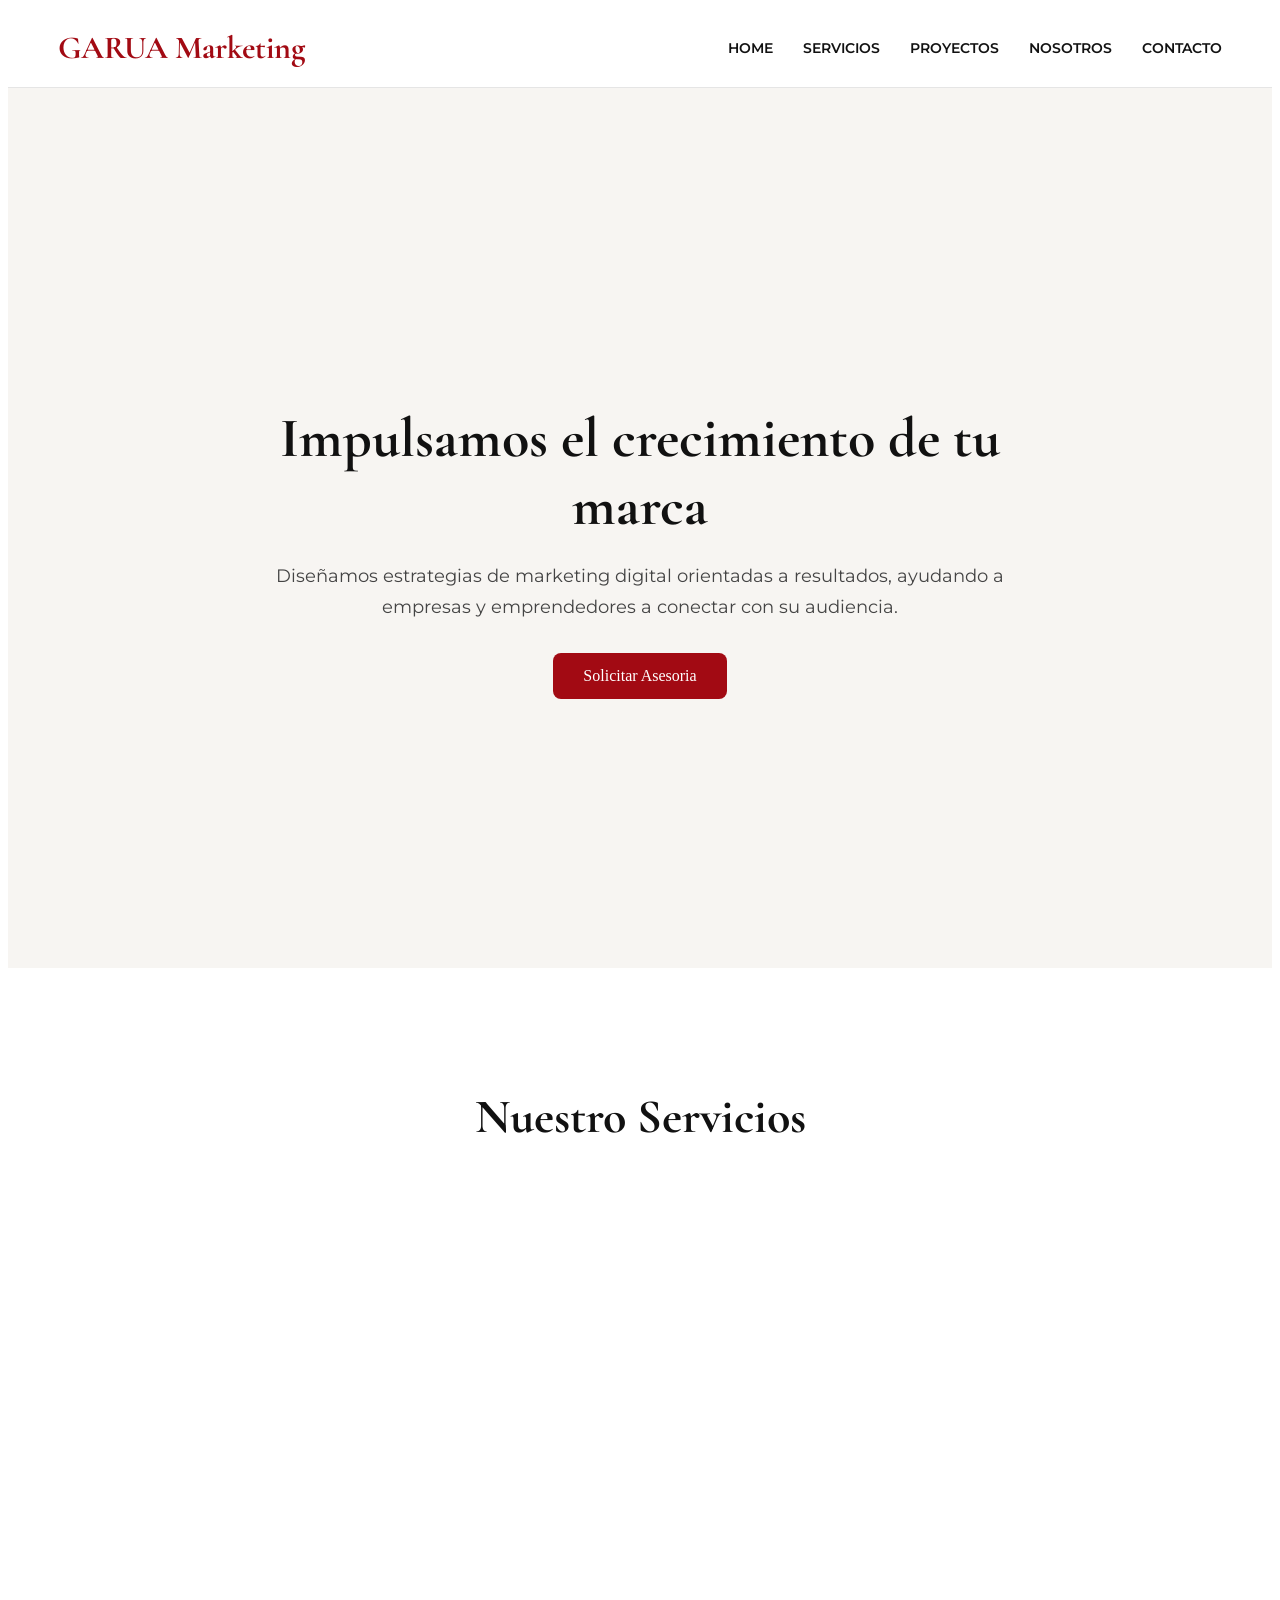
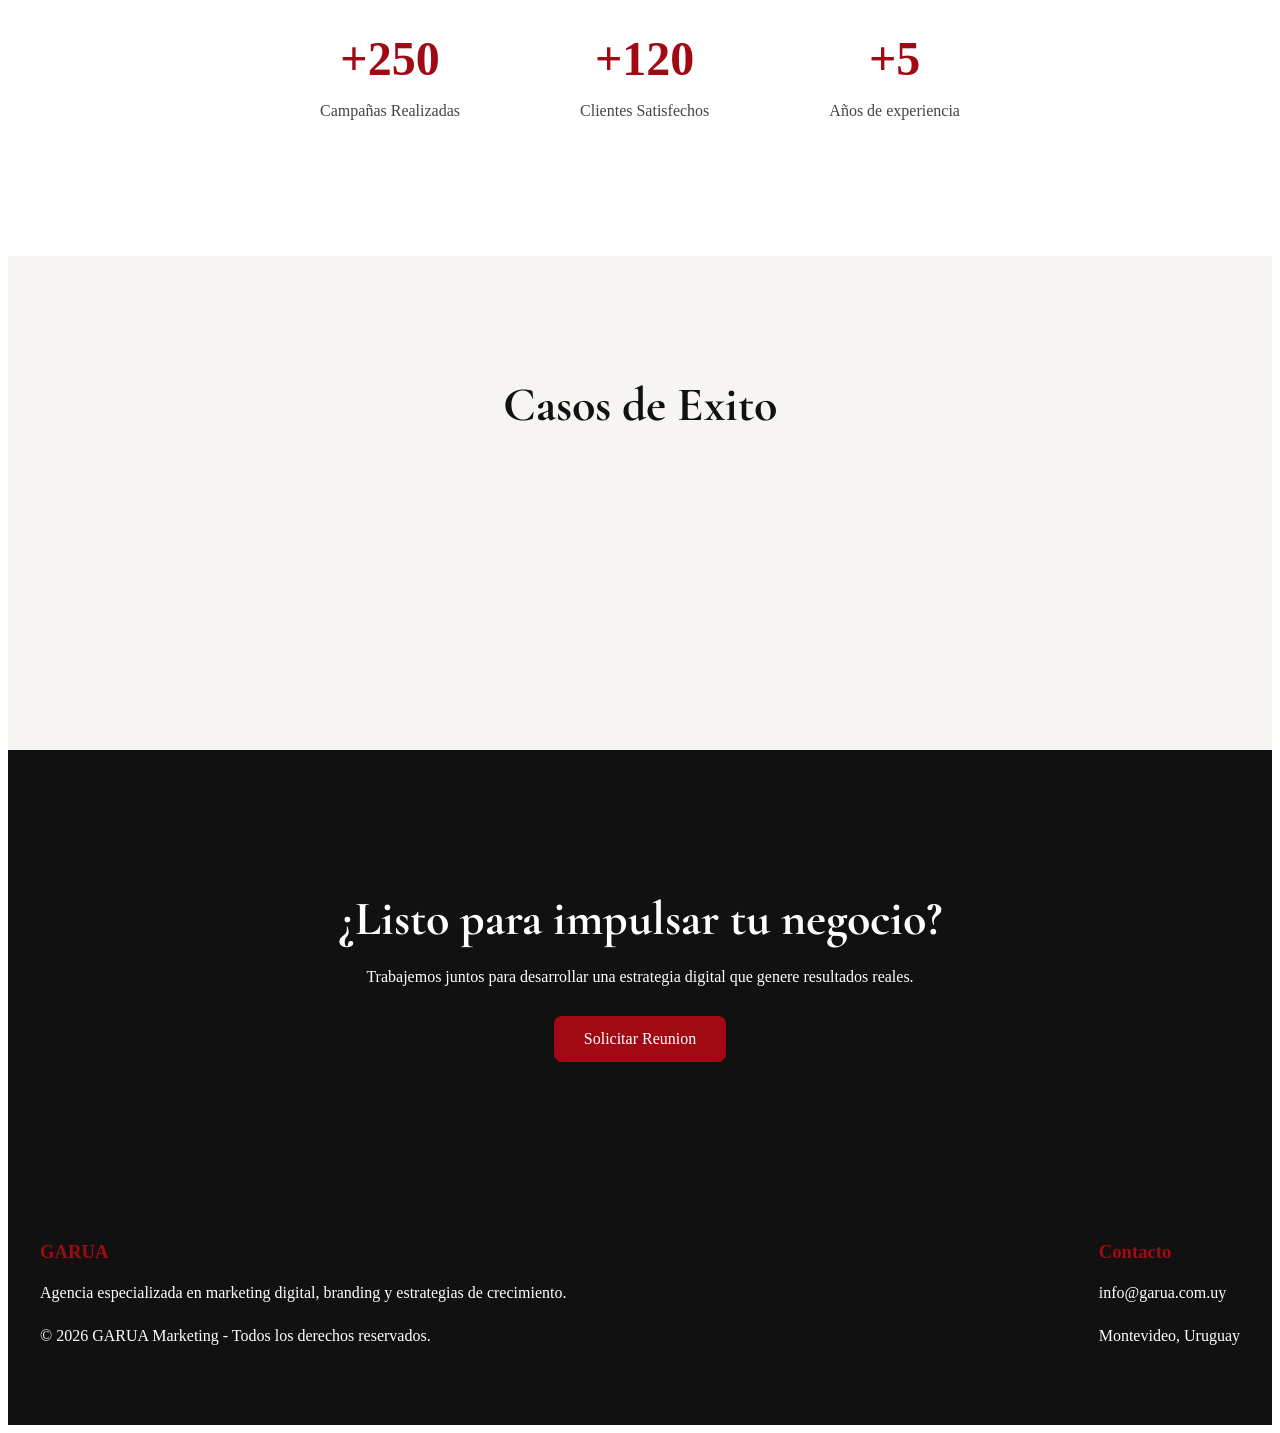
<file: index.html>
<!DOCTYPE html>
<html lang="es">
  <head>
    
    <meta charset="UTF-8">
    <meta name="viewport" content="width=device-width, initial-scale=1.0">
    <meta name="description"
    content="Agencia de marketing digital especializada en branding, publicidad y crecimiento empresarial.">
    <meta name="keywords"
    content="marketing digital, branding, publicidad, seo, google ads, uruguay">
    <meta name="author"
    content="GARUA Marketing">

    <title>GARUA Marketing</title>
    
    <link rel="preconnect" href="https://fonts.googleapis.com">
    <link rel="preconnect" href="https://fonts.gstatic.com" crossorigin>
    <link href="https://fonts.googleapis.com/css2?family=Cormorant+Garamond:wght@400;500;600;700&family=Montserrat:wght@300;400;500;600;700&display=swap" rel="stylesheet">
    <link rel="stylesheet" href="./assets/css/style.css">
    <link rel="stylesheet" href="https://unpkg.com/aos@2.3.4/dist/aos.css">

  </head>

  <body>
    <header>
        <nav class="navbar">
            <div class="logo"> 
                <h2>GARUA Marketing</h2>
            </div>
            
            <ul class="menu">
                <li><a href="#">HOME</a></li>
                <li><a href="./pages/servicios.html">SERVICIOS</a></li>
                <li><a href="./pages/proyectos.html">PROYECTOS</a></li>
                <li><a href="./pages/nosotros.html">NOSOTROS</a></li>
                <li><a href="./pages/contacto.html">CONTACTO</a></li>
            </ul>
                
        </nav>
    </header>

    <main>

        <section class="hero">

            <div class="hero-content">
                <h1>Impulsamos el crecimiento de tu marca</h1>
                
                <p> Diseñamos estrategias de marketing digital orientadas a resultados,
              ayudando a empresas y emprendedores a conectar con su audiencia.</p>

                <a href="./pages/contacto.html" class="btn-principal">Solicitar Asesoria</a>
        
            </div>
            
        </section>

        <section class="servicios">

            <h2>Nuestro Servicios</h2>

            <div class="servicios-container">
                
                <article class="card" data-aos="zoom-in">
                    <h3>Marketing Digital</h3>
                    <p>Diseñamos estrategias enfocadas en atraer clientes y aumentar la presencia online.
                    </p>
                </article>

                <article class="card" data-aos="zoom-in">
                    <h3>Publicidad Digital</h3>
                    <p> Gestionamos campañas en Google Ads y redes sociales para maximizar resultados.
                    </p>
                </article>

                <article class="card" data-aos="zoom-in">
                    <h3>Branding</h3>
                    <p> Construimos identidades de marca sólidas y memorables.
                    </p>
                </article>

            </div>

            
        </section>

        <section class="estadisticas-section">

            <div class="estadisticas">
                <h3>+250</h3>
                <p>Campañas Realizadas</p>
            </div>

            <div class="estadisticas">
                <h3>+120</h3>
                <p>Clientes Satisfechos</p>
            </div>

            <div class="estadisticas">
                <h3>+5</h3>
                <p>Años de experiencia</p>
            </div>

        </section>

        <section class="casos-exito">
            <h2>Casos de Exito</h2>
            <div class="caso-container">

                <article class="caso" data-aos="zoom-in">
                    <h3>Urban Coffee</h3>
                    <p>Incrementamos en el 180% el trafico mediante una estrategia de SEO y campañas de publicidad digital.</p>
                </article>

                  <article class="caso" data-aos="zoom-in">
                    <h3>Fit Center</h3>
                    <p>Generamos más de 500 leads calificados en menos de tres meses.</p>
                </article>
                
                <article class="caso" data-aos="zoom-in">
                    <h3>Nova Tech</h3>
                    <p>Reposicionamos la marca y aumentamos su alcance digital en un 220%.</p>
                </article>
                
            </div>

        </section>

        <section class="cta">

            <h2>¿Listo para impulsar tu negocio?</h2>
            <p>Trabajemos juntos para desarrollar una estrategia digital que genere resultados reales.</p>
            <a href="./pages/contacto.html" class="btn-principal">Solicitar Reunion</a>

        </section>


    </main>

    <footer>
        <div class="footer-container">

            <div>
                <h3>GARUA</h3>
                <P>Agencia especializada en marketing digital,
                branding y estrategias de crecimiento.</P>
                <p>© 2026 GARUA Marketing - Todos los derechos reservados.</p>
            </div>
            
            <div>
                <h3>Contacto</h3>
                <p>info@garua.com.uy</p>
                <p>Montevideo, Uruguay</p>
                
            </div>

        </div>
        
    </footer>
    <script src="https://unpkg.com/aos@2.3.4/dist/aos.js"></script>

    <script>
    AOS.init();
    </script>
  </body>
</html>
</file>
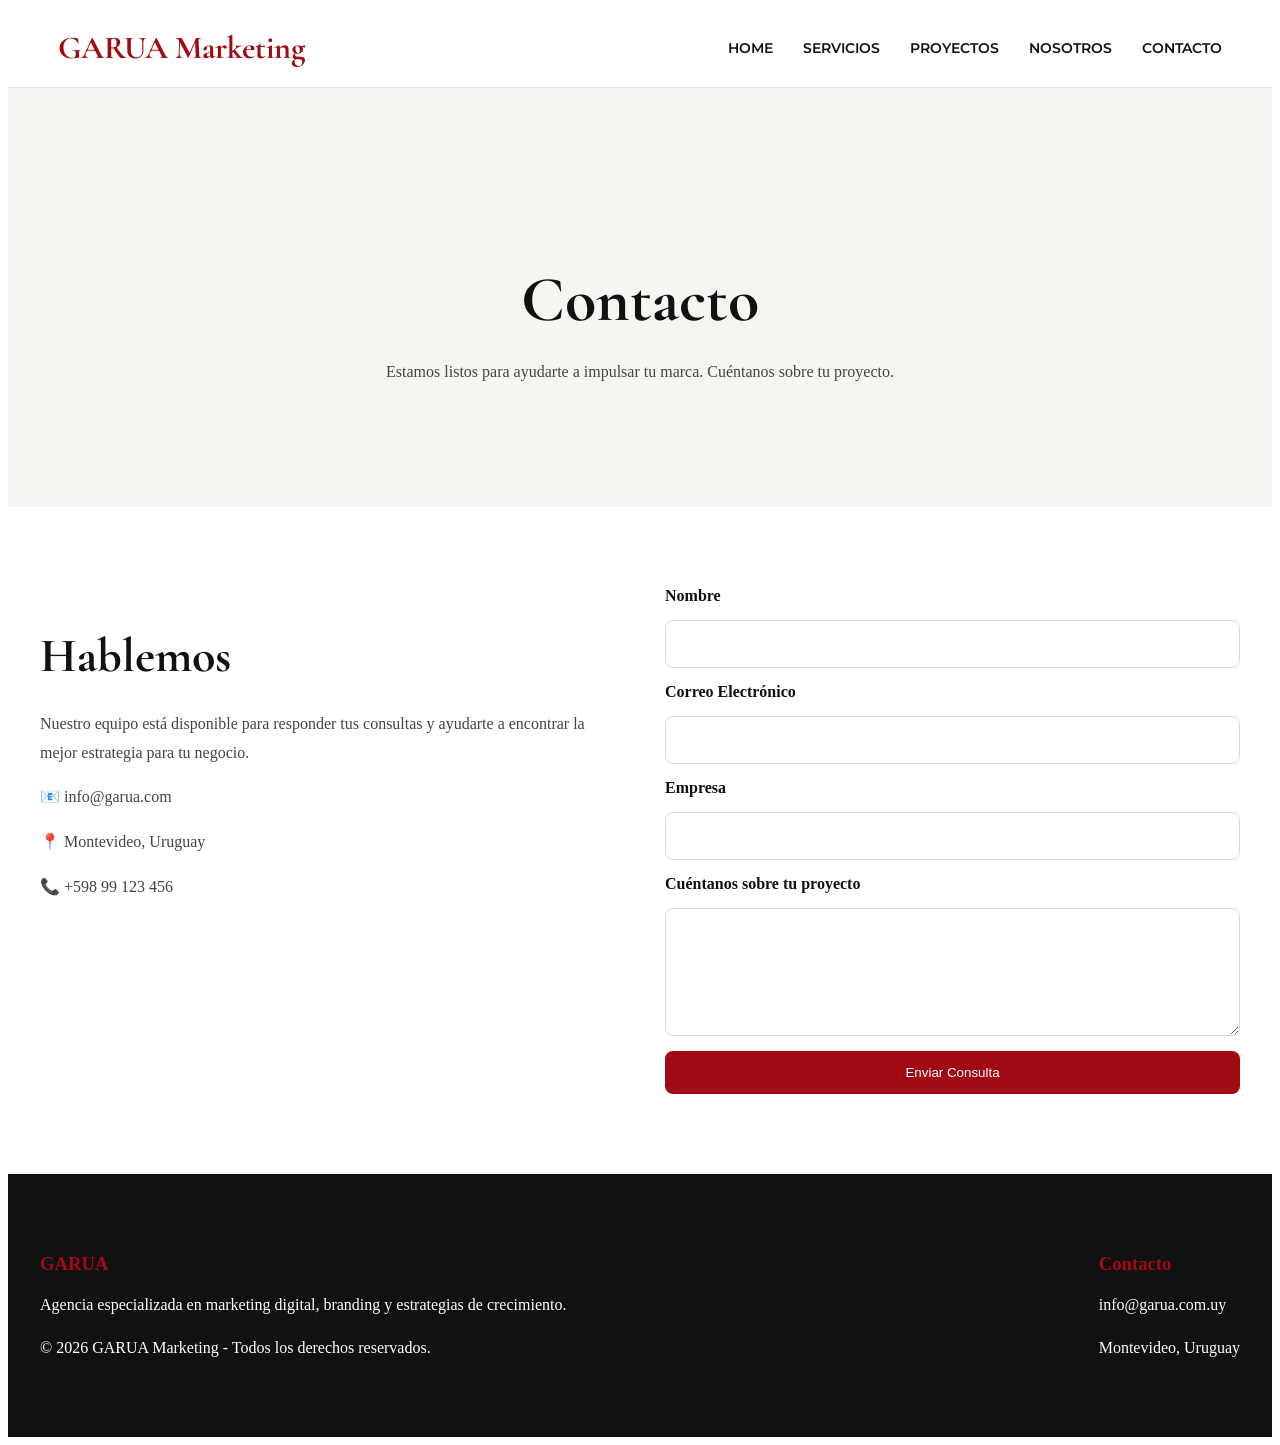
<file: pages/contacto.html>
<!DOCTYPE html>
<html lang="es">
  <head>

    <meta charset="UTF-8">
    <meta name="viewport" content="width=device-width, initial-scale=1.0">
     <meta name="description"
    content="Agencia de marketing digital especializada en branding, publicidad y crecimiento empresarial.">
    <meta name="keywords"
    content="marketing digital, branding, publicidad, seo, google ads, uruguay">
    <meta name="author"
    content="GARUA Marketing">

    <title>GARUA | Contacto</title>

    <link rel="preconnect" href="https://fonts.googleapis.com">
    <link rel="preconnect" href="https://fonts.gstatic.com" crossorigin>
    <link href="https://fonts.googleapis.com/css2?family=Cormorant+Garamond:wght@400;500;600;700&family=Montserrat:wght@300;400;500;600;700&display=swap" rel="stylesheet">
    <link rel="stylesheet" href="../assets/css/style.css">
    <link rel="stylesheet" href="https://unpkg.com/aos@2.3.4/dist/aos.css">
    
  </head>

  <body>
    <header>
        <nav class="navbar">
            <div class="logo"> 
                <h2>GARUA Marketing</h2>
            </div>
            
            <ul class="menu">
                <li><a href="../index.html">HOME</a></li>
                <li><a href="./servicios.html">SERVICIOS</a></li>
                <li><a href="./proyectos.html">PROYECTOS</a></li>
                <li><a href="./nosotros.html">NOSOTROS</a></li>
                <li><a href="#">CONTACTO</a></li>
            </ul>
                
        </nav>
    </header>

    <main>

        <section class="banner-pagina">             
                <h1>Contacto</h1>
                
                <p> Estamos listos para ayudarte a impulsar tu marca.
        Cuéntanos sobre tu proyecto.</p>
               
        </section>

       <section class="contacto">
        <div class="contacto-info">

            <h2>Hablemos</h2>
            <p> Nuestro equipo está disponible para responder tus consultas y ayudarte a encontrar la mejor estrategia para tu negocio.</p>
            <p> 📧 info@garua.com</p>
            <p>📍 Montevideo, Uruguay</p>
            <p> 📞 +598 99 123 456</p>

        </div>

        <div class="contacto-formulario">

            <form>

                <label for="nombre">Nombre</label>
                <input type="text" id="nombre" name="nombre" required>

                <label for="email">Correo Electrónico</label>
                <input type="email" id="email" name="email" required>

                <label for="empresa">Empresa</label>
                <input type="text" id="empresa" name="empresa">

                <label for="mensaje">Cuéntanos sobre tu proyecto</label>
                <textarea id="mensaje" name="mensaje" rows="6"></textarea>
                <button type="submit" class="btn-principal">
                Enviar Consulta
                </button>

            </form>
        </div>
       </section>

    </main>

    <footer>
        <div class="footer-container">

            <div>
                <h3>GARUA</h3>
                <P>Agencia especializada en marketing digital,
                branding y estrategias de crecimiento.</P>
                <p>© 2026 GARUA Marketing - Todos los derechos reservados.</p>
            </div>
            
            <div>
                <h3>Contacto</h3>
                <p>info@garua.com.uy</p>
                <p>Montevideo, Uruguay</p>
            </div>

        </div>
        
    </footer>
  </body>
</html>
</file>
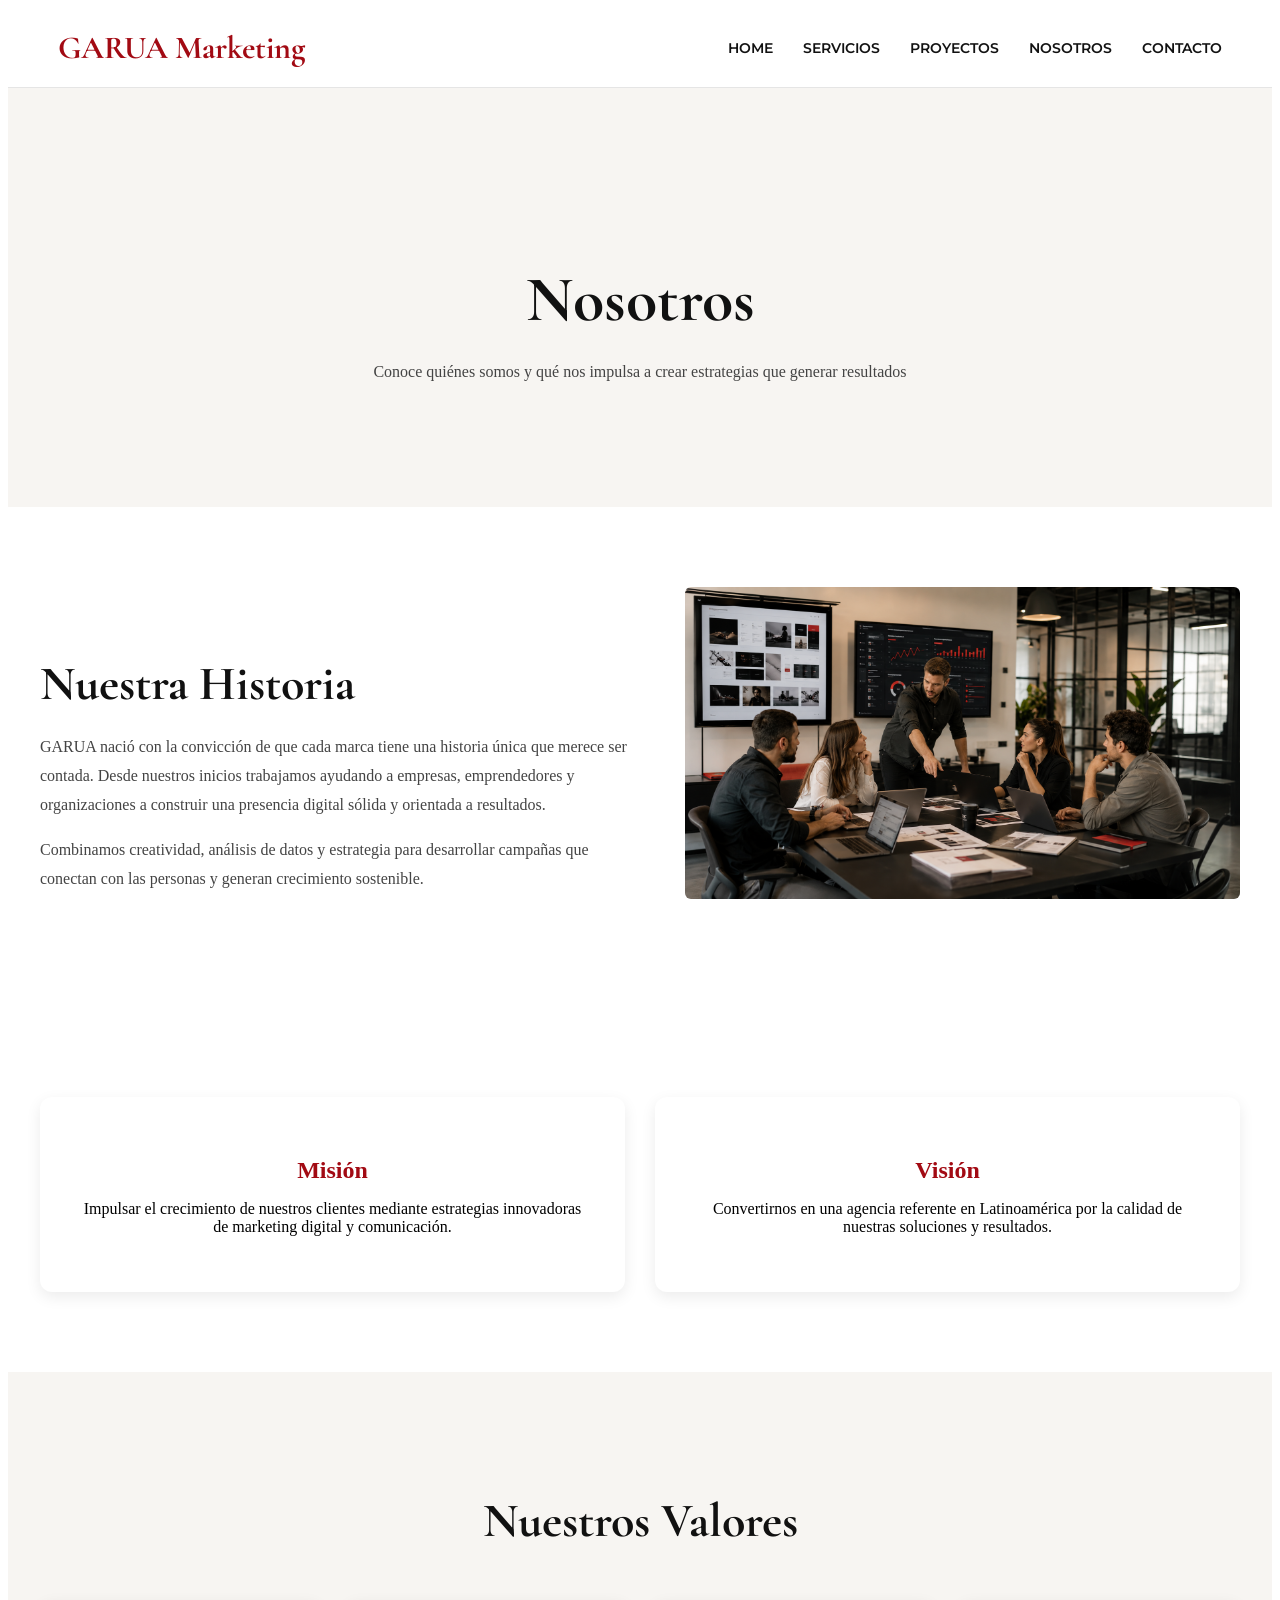
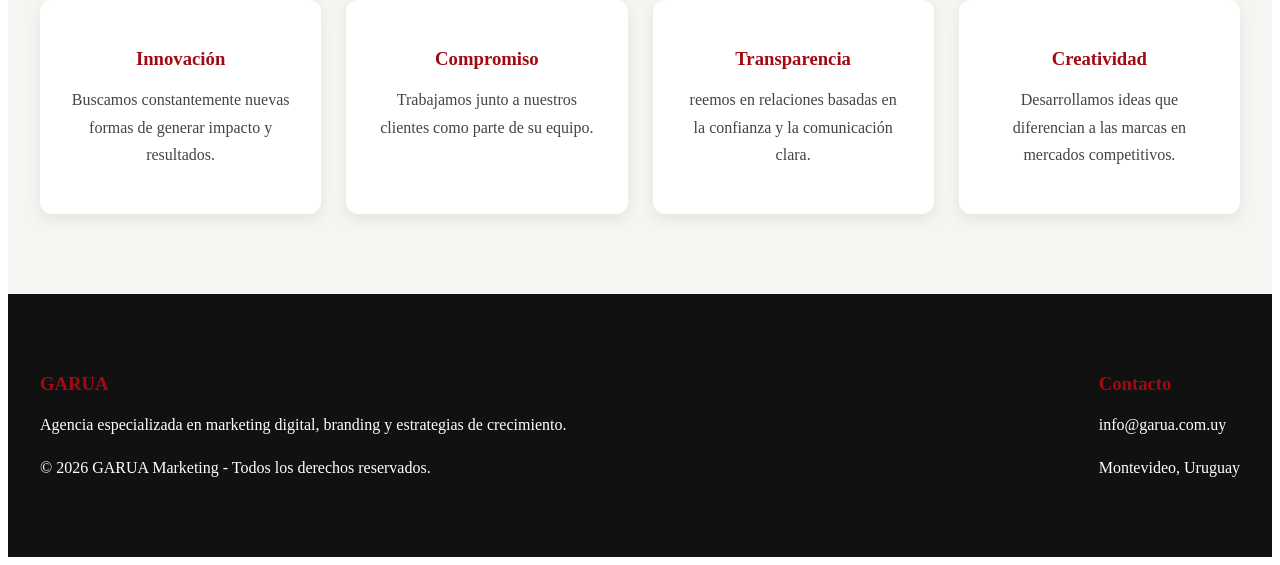
<file: pages/nosotros.html>
<!DOCTYPE html>
<html lang="es">
  <head>

    <meta charset="UTF-8">
    <meta name="viewport" content="width=device-width, initial-scale=1.0">
     <meta name="description"
    content="Agencia de marketing digital especializada en branding, publicidad y crecimiento empresarial.">
    <meta name="keywords"
    content="marketing digital, branding, publicidad, seo, google ads, uruguay">
    <meta name="author"
    content="GARUA Marketing">

    <title>GARUA | Nosotros</title>

    <link rel="preconnect" href="https://fonts.googleapis.com">
    <link rel="preconnect" href="https://fonts.gstatic.com" crossorigin>
    <link href="https://fonts.googleapis.com/css2?family=Cormorant+Garamond:wght@400;500;600;700&family=Montserrat:wght@300;400;500;600;700&display=swap" rel="stylesheet">
    <link rel="stylesheet" href="../assets/css/style.css">
    <link rel="stylesheet" href="https://unpkg.com/aos@2.3.4/dist/aos.css">
    
  </head>

  <body>
    <header>
        <nav class="navbar">
            <div class="logo"> 
                <h2>GARUA Marketing</h2>
            </div>
            
            <ul class="menu">
                <li><a href="../index.html">HOME</a></li>
                <li><a href="./servicios.html">SERVICIOS</a></li>
                <li><a href="./proyectos.html">PROYECTOS</a></li>
                <li><a href="#">NOSOTROS</a></li>
                <li><a href="./contacto.html">CONTACTO</a></li>
            </ul>
                
        </nav>
    </header>

    <main>

        <section class="banner-pagina">             
                <h1>Nosotros</h1>
                
                <p> Conoce quiénes somos y qué nos impulsa a crear estrategias que generar resultados</p>
               
        </section>

        <section class="historia" data-aos="fade-up">

            <div class="historia-texto">

                <h2>Nuestra Historia</h2>
                <p>GARUA nació con la convicción de que cada marca tiene una historia única
            que merece ser contada. Desde nuestros inicios trabajamos ayudando a
            empresas, emprendedores y organizaciones a construir una presencia digital
            sólida y orientada a resultados.</p>
                <p>Combinamos creatividad, análisis de datos y estrategia para desarrollar
            campañas que conectan con las personas y generan crecimiento sostenible.</p>
            
            </div>

            <div class="historia-imagen">

                <div><img src="/assets/imgs/EquipoGaruaMkt.png" alt="Equipo Garua Marketing"></div>

            </div>

        </section>

        <section class="mision-vision">

            <article class="valor-card">

                <h2>Misión</h2>
                <p>Impulsar el crecimiento de nuestros clientes mediante estrategias
            innovadoras de marketing digital y comunicación.</p>
        
            </article>

            <article class="valor-card">

                <h2>Visión</h2>
                <p>Convertirnos en una agencia referente en Latinoamérica por la calidad
            de nuestras soluciones y resultados.</p>

            </article>


        </section>

        <section class="valores">

            <h2>Nuestros Valores</h2>
            <div class="valores-container">

                <article class="valor">
                    <h3>Innovación</h3>
                    <p>Buscamos constantemente nuevas formas de generar impacto y resultados.</p>
                </article>

                <article class="valor">
                    <h3>Compromiso</h3>
                    <p>Trabajamos junto a nuestros clientes como parte de su equipo.</p>
                </article>

                <article class="valor">
                    <h3>Transparencia</h3>
                    <p>reemos en relaciones basadas en la confianza y la comunicación clara.</p>
                </article>

                <article class="valor">
                    <h3>Creatividad</h3>
                    <p> Desarrollamos ideas que diferencian a las marcas en mercados competitivos.</p>
                </article>       

            </div>

        </section>




    </main>

    <footer>
        <div class="footer-container">

            <div>
                <h3>GARUA</h3>
                <p>Agencia especializada en marketing digital,
                branding y estrategias de crecimiento.</p>
                <p>© 2026 GARUA Marketing - Todos los derechos reservados.</p>
            </div>
            
            <div>
                <h3>Contacto</h3>
                <p>info@garua.com.uy</p>
                <p>Montevideo, Uruguay</p>
            </div>

        </div>

    </footer>

    <script src="https://unpkg.com/aos@2.3.4/dist/aos.js"></script>

    <script>
    AOS.init();
    </script>

  </body>
</html>
</file>
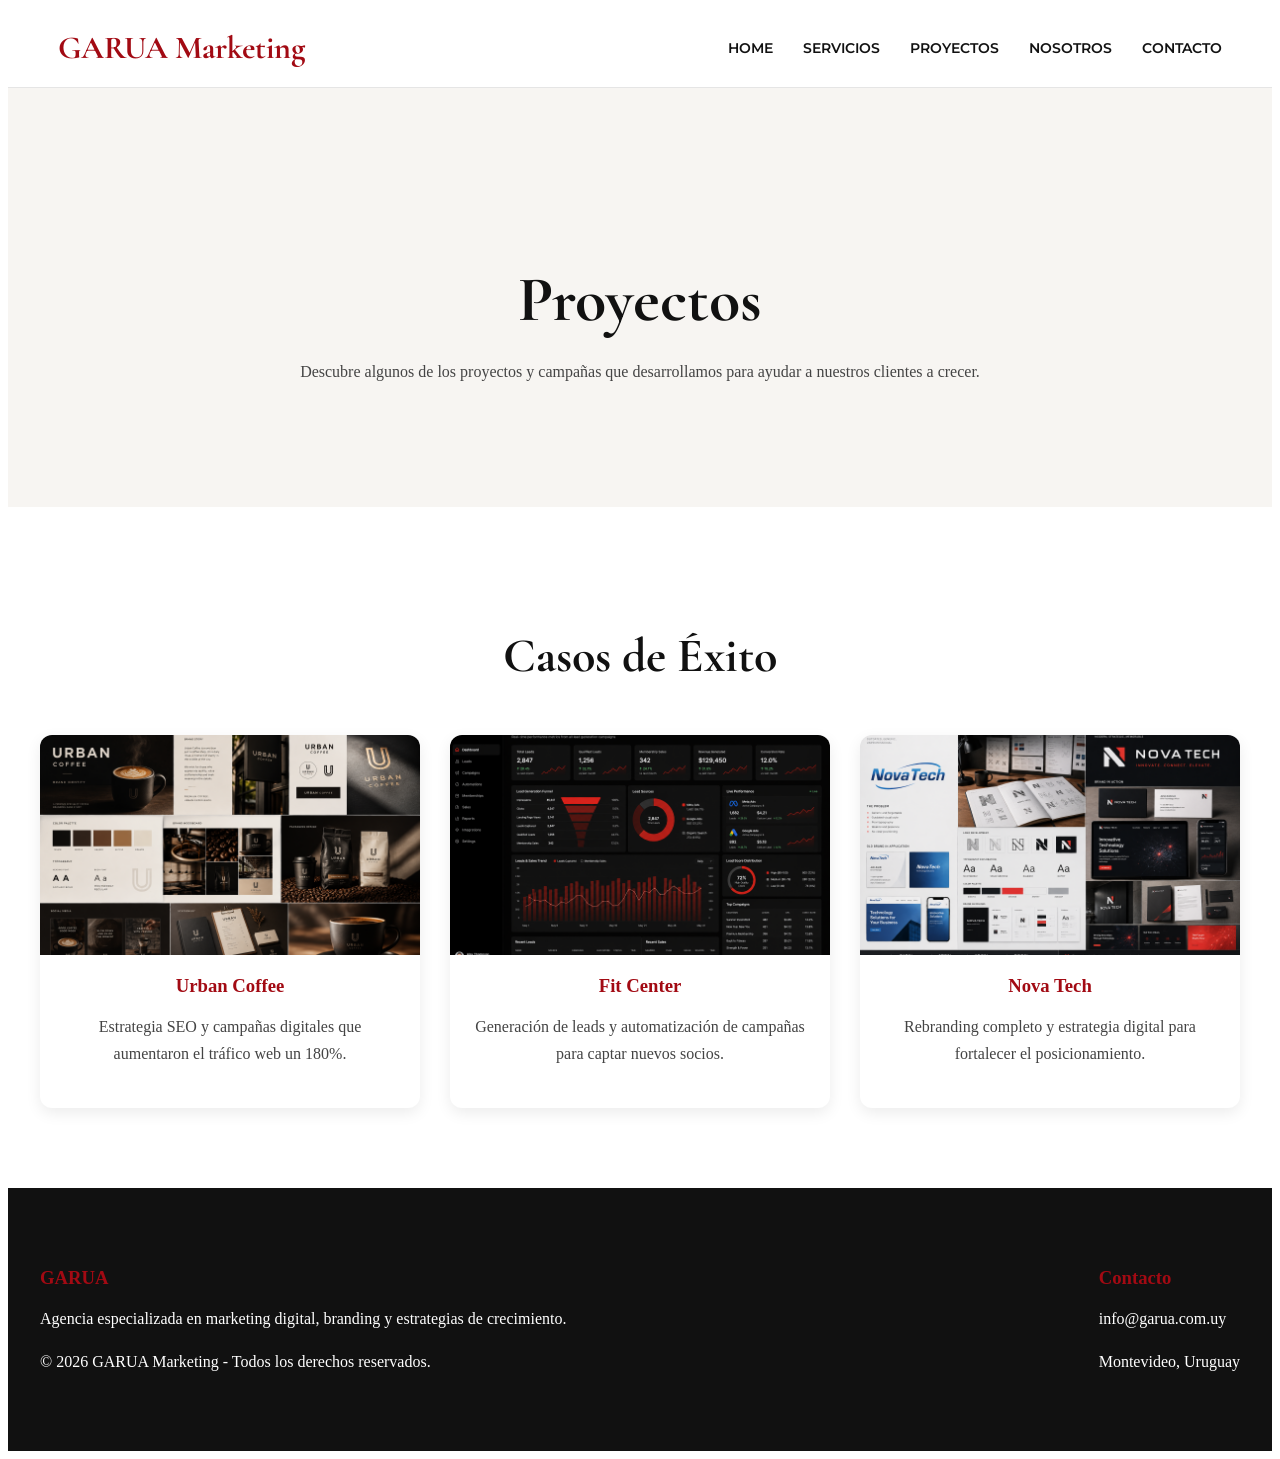
<file: pages/proyectos.html>
<!DOCTYPE html>
<html lang="es">
  <head>
    
    <meta charset="UTF-8">
    <meta name="viewport" content="width=device-width, initial-scale=1.0">
     <meta name="description"
    content="Agencia de marketing digital especializada en branding, publicidad y crecimiento empresarial.">
    <meta name="keywords"
    content="marketing digital, branding, publicidad, seo, google ads, uruguay">
    <meta name="author"
    content="GARUA Marketing">

    <title>GARUA | Proyectos</title>

    <link rel="preconnect" href="https://fonts.googleapis.com">
    <link rel="preconnect" href="https://fonts.gstatic.com" crossorigin>
    <link href="https://fonts.googleapis.com/css2?family=Cormorant+Garamond:wght@400;500;600;700&family=Montserrat:wght@300;400;500;600;700&display=swap" rel="stylesheet">
    <link rel="stylesheet" href="../assets/css/style.css">
    <link rel="stylesheet" href="https://unpkg.com/aos@2.3.4/dist/aos.css">
    
  </head>

  <body>
    <header>
        <nav class="navbar">
            <div class="logo"> 
                <h2>GARUA Marketing</h2>
            </div>
            
            <ul class="menu">
                <li><a href="../index.html">HOME</a></li>
                <li><a href="./servicios.html">SERVICIOS</a></li>
                <li><a href="#">PROYECTOS</a></li>
                <li><a href="./nosotros.html">NOSOTROS</a></li>
                <li><a href="./contacto.html">CONTACTO</a></li>
            </ul>
                
        </nav>
    </header>

    <main>

        <section class="banner-pagina">             
                <h1>Proyectos</h1>
                
                <p> Descubre algunos de los proyectos y campañas que
                     desarrollamos para ayudar a nuestros clientes a crecer.</p>
               
        </section>

       <section class="portfolio">

        <h2>Casos de Éxito</h2>

        <div class="portfolio-container">

            <article class="portfolio-card">
                <div class="proyecto-img">
                    <img src="/assets/imgs/UrbanCoffeeBranding.png" alt="Urban Coffee Branding">
                </div>
                <h3>Urban Coffee</h3>
                <p>Estrategia SEO y campañas digitales que aumentaron el tráfico web un 180%.</p>
            </article>

            <article class="portfolio-card">
                <div class="proyecto-img">
                    <img src="/assets/imgs/MetricasFitCenter.png" alt="Metricas mejorads de Fit Center">
                </div>
                <h3>Fit Center</h3>
                <p>Generación de leads y automatización de campañas para captar nuevos socios.</p>
            </article>

            <article class="portfolio-card">
                <div class="proyecto-img">
                    <img src="/assets/imgs/RebrandingNovaTech.png" alt="Rebranding de Nova Tech">
                </div>
                <h3>Nova Tech</h3>
                <p>Rebranding completo y estrategia digital para fortalecer el posicionamiento.</p>
            </article>

        </div>


       </section>
        


    </main>

    <footer>
        <div class="footer-container">

            <div>
                <h3>GARUA</h3>
                <P>Agencia especializada en marketing digital,
                branding y estrategias de crecimiento.</P>
                <p>© 2026 GARUA Marketing - Todos los derechos reservados.</p>
            </div>
            
            <div>
                <h3>Contacto</h3>
                <p>info@garua.com.uy</p>
                <p>Montevideo, Uruguay</p>
            </div>

        </div>
     
    </footer>
  </body>
</html>
</file>
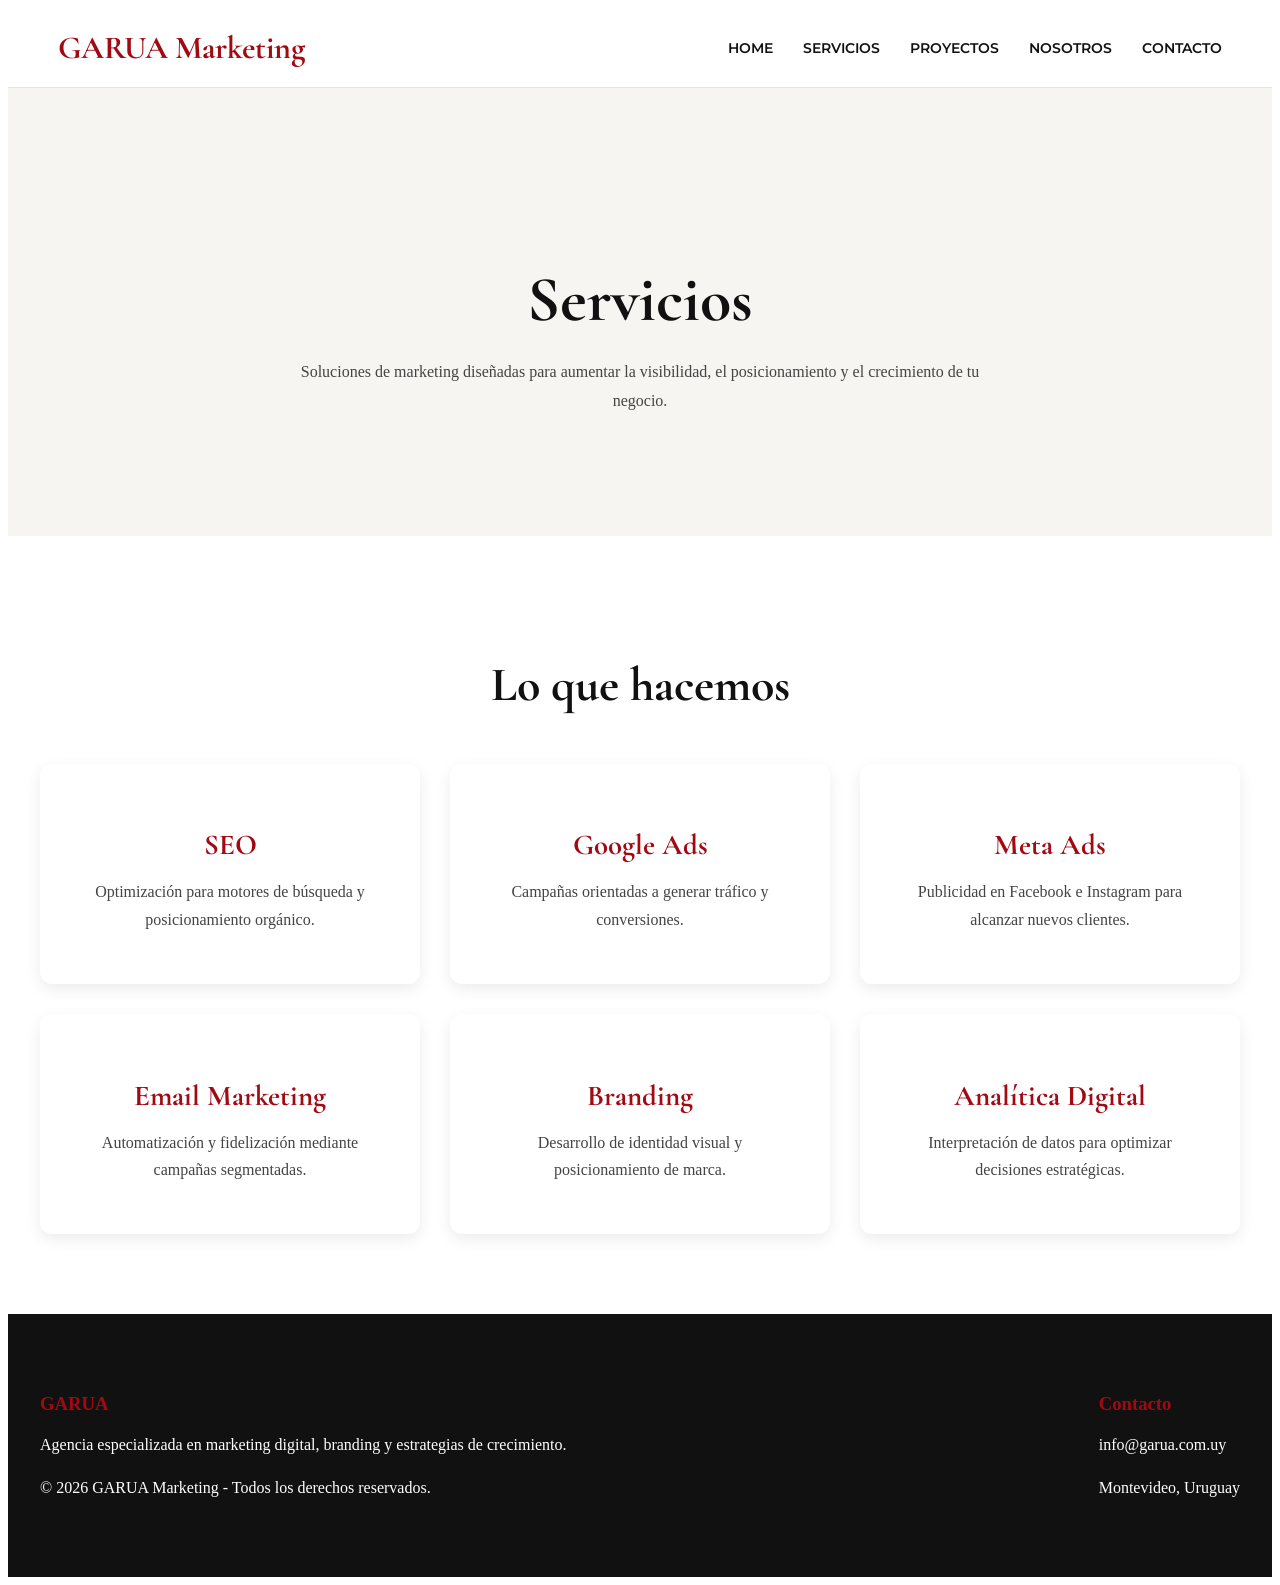
<file: pages/servicios.html>
<!DOCTYPE html>
<html lang="es">
  <head>
    
    <meta charset="UTF-8">
    <meta name="viewport" content="width=device-width, initial-scale=1.0">
     <meta name="description"
    content="Agencia de marketing digital especializada en branding, publicidad y crecimiento empresarial.">
    <meta name="keywords"
    content="marketing digital, branding, publicidad, seo, google ads, uruguay">
    <meta name="author"
    content="GARUA Marketing">

    <title>GARUA | Servicios</title>

    <link rel="preconnect" href="https://fonts.googleapis.com">
    <link rel="preconnect" href="https://fonts.gstatic.com" crossorigin>
    <link href="https://fonts.googleapis.com/css2?family=Cormorant+Garamond:wght@400;500;600;700&family=Montserrat:wght@300;400;500;600;700&display=swap" rel="stylesheet">
    <link rel="stylesheet" href="../assets/css/style.css">
    <link rel="stylesheet" href="https://unpkg.com/aos@2.3.4/dist/aos.css">
    
  </head>

  <body>
    <header>
        <nav class="navbar">
            <div class="logo"> 
                <h2>GARUA Marketing</h2>
            </div>
            
            <ul class="menu">
                <li><a href="../index.html">HOME</a></li>
                <li><a href="#">SERVICIOS</a></li>
                <li><a href="./proyectos.html">PROYECTOS</a></li>
                <li><a href="./nosotros.html">NOSOTROS</a></li>
                <li><a href="./contacto.html">CONTACTO</a></li>
            </ul>
                
        </nav>
    </header>

    <main>

        <section class="banner-pagina">             
                <h1>Servicios</h1>
                
                <p> Soluciones de marketing diseñadas para aumentar la visibilidad,
        el posicionamiento y el crecimiento de tu negocio.</p>
               
        </section>

        <section class="servicios-detalles">

            <h2>Lo que hacemos</h2>
            <div class="servicios-detalle-container">

                <article class="servicio-box">
                    <h3>SEO</h3>
                    <p>Optimización para motores de búsqueda y posicionamiento orgánico.</p>
                </article>

                <article class="servicio-box">
                    <h3>Google Ads</h3>
                    <p>Campañas orientadas a generar tráfico y conversiones.</p>
                </article>

                <article class="servicio-box">
                    <h3>Meta Ads</h3>
                    <p>Publicidad en Facebook e Instagram para alcanzar nuevos clientes.</p>
                </article>

                <article class="servicio-box">
                    <h3>Email Marketing</h3>
                    <p>Automatización y fidelización mediante campañas segmentadas.</p>
                </article>

                <article class="servicio-box">
                    <h3>Branding</h3>
                    <p>Desarrollo de identidad visual y posicionamiento de marca.</p>
                </article>

                 <article class="servicio-box">
                    <h3>Analítica Digital</h3>
                    <p> Interpretación de datos para optimizar decisiones estratégicas.</p>
                </article>

            </div>
        </section>
        


    </main>

    <footer>
        <div class="footer-container">

            <div>
                <h3>GARUA</h3>
                <P>Agencia especializada en marketing digital,
                branding y estrategias de crecimiento.</P>
                <p>© 2026 GARUA Marketing - Todos los derechos reservados.</p>
            </div>
            
            <div>
                <h3>Contacto</h3>
                <p>info@garua.com.uy</p>
                <p>Montevideo, Uruguay</p>
            </div>

        </div>

    </footer>
  </body>
</html>
</file>
<file: assets/css/style.css>
.card-base, .portfolio-card, .servicio-box, .valor, .valor-card, .caso, .card {
  background-color: #FFFFFF;
  border-radius: 12px;
  box-shadow: 0 5px 15px rgba(0, 0, 0, 0.08);
  transition: 0.3s ease;
}

.navbar {
  background-color: #FFFFFF;
  border-bottom: 1px solid #E5E5E5;
  padding: 20px 50px;
  display: flex;
  justify-content: space-between;
  align-items: center;
}
.navbar .logo h2 {
  font-family: "Cormorant Garamond", serif;
  color: #A20A13;
  font-size: 2rem;
  font-weight: 700;
  margin: 0;
}
.navbar .menu {
  display: flex;
  list-style: none;
  gap: 30px;
  margin: 0;
  padding: 0;
}
.navbar .menu li a {
  text-decoration: none;
  color: #111111;
  font-family: "Montserrat", sans-serif;
  font-size: 0.9rem;
  font-weight: 600;
  transition: 0.3s ease;
}
.navbar .menu li a:hover {
  color: #A20A13;
}

footer {
  background-color: #111111;
  color: #FFFFFF;
  padding: 60px 20px;
}

.footer-container {
  display: flex;
  justify-content: space-between;
  gap: 40px;
  max-width: 1200px;
  margin: auto;
  flex-wrap: wrap;
}

footer h3 {
  color: #A20A13;
  margin-bottom: 15px;
}

footer p {
  line-height: 1.7;
}

.hero {
  min-height: 80vh;
  display: flex;
  justify-content: center;
  align-items: center;
  text-align: center;
  padding: 80px 20px;
  background-color: #F7F5F2;
}
.hero .hero-content {
  max-width: 800px;
}
.hero .hero-content h1 {
  font-family: "Cormorant Garamond", serif;
  font-size: 3.5rem;
  color: #111111;
  margin-bottom: 20px;
}
.hero .hero-content p {
  font-family: "Montserrat", sans-serif;
  font-size: 1.1rem;
  color: #444444;
  line-height: 1.8;
  margin-bottom: 30px;
}

.btn-principal {
  background-color: #A20A13;
  color: #FFFFFF;
  padding: 14px 30px;
  border: none;
  border-radius: 8px;
  cursor: pointer;
  transition: 0.3s ease;
  text-decoration: none;
  display: inline-block;
}
.btn-principal:hover {
  background-color: #870810;
  transform: translateY(-3px);
}

.servicios {
  padding: 80px 20px;
  text-align: center;
}
.servicios h2 {
  font-family: "Cormorant Garamond", serif;
  color: #111111;
  font-size: 3rem;
  text-align: center;
  margin-bottom: 50px;
}

.servicios-container {
  display: grid;
  grid-template-columns: repeat(3, 1fr);
  gap: 30px;
  max-width: 1200px;
  margin: auto;
}

.card {
  padding: 30px;
  cursor: pointer;
  transition: all 0.3s ease;
}
.card:hover {
  transform: translateY(-8px);
  box-shadow: 0 15px 30px rgba(0, 0, 0, 0.12);
}
.card h3 {
  margin-bottom: 15px;
  color: #A20A13;
}
.card p {
  color: #444444;
  line-height: 1.7;
}

.estadisticas {
  text-align: center;
  padding: 40px 20px;
}
.estadisticas h3 {
  font-size: 3rem;
  color: #A20A13;
  margin-bottom: 10px;
}
.estadisticas p {
  color: #444444;
}

.casos-exito {
  padding: 80px 20px;
  background-color: #F7F5F2;
  text-align: center;
}
.casos-exito h2 {
  font-family: "Cormorant Garamond", serif;
  color: #111111;
  font-size: 3rem;
  text-align: center;
  margin-bottom: 50px;
}

.caso-container {
  display: grid;
  grid-template-columns: repeat(3, 1fr);
  gap: 30px;
  max-width: 1200px;
  margin: auto;
}

.caso {
  padding: 30px;
  transition: 0.3s ease;
}
.caso:hover {
  transform: translateY(-8px);
}
.caso h3 {
  color: #A20A13;
  margin-bottom: 15px;
}

.cta {
  text-align: center;
  padding: 100px 20px;
  background-color: #111111;
  color: #FFFFFF;
}
.cta h2 {
  font-family: "Cormorant Garamond", serif;
  font-size: 3rem;
  margin-bottom: 20px;
}
.cta p {
  margin-bottom: 30px;
}

.estadisticas-section {
  display: flex;
  justify-content: center;
  gap: 80px;
  padding: 80px 20px;
  background-color: #FFFFFF;
  flex-wrap: wrap;
}

.banner-pagina {
  background-color: #F7F5F2;
  text-align: center;
  padding: 120px 20px;
}
.banner-pagina h1 {
  font-family: "Cormorant Garamond", serif;
  font-size: 4rem;
  color: #111111;
  margin-bottom: 20px;
}
.banner-pagina p {
  max-width: 700px;
  margin: auto;
  color: #444444;
  line-height: 1.8;
}

.historia {
  display: flex;
  justify-content: space-between;
  align-items: center;
  gap: 50px;
  padding: 80px 20px;
  max-width: 1200px;
  margin: auto;
  flex-wrap: wrap;
}

.historia-texto {
  flex: 1;
  min-width: 300px;
}
.historia-texto h2 {
  font-family: "Cormorant Garamond", serif;
  color: #111111;
  font-size: 3rem;
  text-align: center;
  text-align: left;
  margin-bottom: 20px;
}
.historia-texto p {
  color: #444444;
  line-height: 1.8;
  margin-bottom: 15px;
}

.historia-imagen {
  width: 100%;
  max-width: 555px;
  height: 350px;
  overflow: hidden;
}

.historia-imagen img {
  width: 100%;
  height: 100%;
  object-fit: cover;
  display: block;
  border-radius: 6px;
}

.placeholder-imagen {
  height: 350px;
  background-color: #dddddd;
  border-radius: 12px;
  display: flex;
  justify-content: center;
  align-items: center;
  color: #666666;
  font-weight: 600;
}

.mision-vision {
  display: grid;
  grid-template-columns: repeat(2, 1fr);
  gap: 30px;
  max-width: 1200px;
  margin: auto;
  padding: 80px 20px;
}

.valor-card {
  padding: 40px;
  text-align: center;
  transition: 0.3s ease;
}
.valor-card:hover {
  transform: translateY(-8px);
}
.valor-card h2 {
  color: #A20A13;
  margin-bottom: 15px;
}

.valores {
  padding: 80px 20px;
  text-align: center;
  background-color: #F7F5F2;
}
.valores h2 {
  font-family: "Cormorant Garamond", serif;
  color: #111111;
  font-size: 3rem;
  text-align: center;
  margin-bottom: 50px;
}

.valores-container {
  display: grid;
  grid-template-columns: repeat(4, 1fr);
  gap: 25px;
  max-width: 1200px;
  margin: auto;
}

.valor {
  padding: 30px;
  transition: 0.3s ease;
}
.valor:hover {
  transform: translateY(-8px);
}
.valor h3 {
  color: #A20A13;
  margin-bottom: 15px;
}
.valor p {
  line-height: 1.7;
  color: #444444;
}

.servicios-detalles {
  padding: 80px 20px;
  text-align: center;
}
.servicios-detalles h2 {
  font-family: "Cormorant Garamond", serif;
  color: #111111;
  font-size: 3rem;
  text-align: center;
  margin-bottom: 50px;
}

.servicios-detalle-container {
  max-width: 1200px;
  margin: auto;
  display: grid;
  grid-template-columns: repeat(3, 1fr);
  gap: 30px;
}

.servicio-box {
  padding: 35px;
  transition: 0.3s ease;
  cursor: pointer;
}
.servicio-box:hover {
  transform: translateY(-10px);
  box-shadow: 0 15px 30px rgba(0, 0, 0, 0.12);
}
.servicio-box h3 {
  color: #A20A13;
  margin-bottom: 15px;
  font-family: "Cormorant Garamond", serif;
  font-size: 1.8rem;
}
.servicio-box p {
  color: #444444;
  line-height: 1.7;
}

.portfolio {
  padding: 80px 20px;
  text-align: center;
}
.portfolio h2 {
  font-family: "Cormorant Garamond", serif;
  color: #111111;
  font-size: 3rem;
  text-align: center;
  margin-bottom: 50px;
}

.portfolio-container {
  max-width: 1200px;
  margin: auto;
  display: grid;
  grid-template-columns: repeat(3, 1fr);
  gap: 30px;
}

.portfolio-card {
  overflow: hidden;
  transition: 0.3s ease;
  cursor: pointer;
}
.portfolio-card:hover {
  transform: translateY(-10px);
  box-shadow: 0 15px 30px rgba(0, 0, 0, 0.12);
}
.portfolio-card h3 {
  color: #A20A13;
  margin: 20px 0 10px;
}
.portfolio-card p {
  padding: 0 20px 25px;
  color: #444444;
  line-height: 1.7;
}

.proyecto-img {
  width: 100%;
  height: 220px;
  overflow: hidden;
}

.proyecto-img img {
  width: 100%;
  height: 100%;
  object-fit: cover;
  display: block;
  transition: transform 0.4s ease;
}

.portfolio-card:hover .proyecto-img img {
  transform: scale(1.05);
}

.contacto {
  max-width: 1200px;
  margin: auto;
  padding: 80px 20px;
  display: grid;
  grid-template-columns: 1fr 1fr;
  gap: 50px;
}

.contacto-info h2 {
  font-family: "Cormorant Garamond", serif;
  color: #111111;
  font-size: 3rem;
  text-align: center;
  text-align: left;
  margin-bottom: 25px;
}
.contacto-info p {
  margin-bottom: 15px;
  color: #444444;
  line-height: 1.8;
}

.contacto-formulario form {
  display: flex;
  flex-direction: column;
  gap: 15px;
}
.contacto-formulario label {
  font-weight: 600;
  color: #111111;
}
.contacto-formulario input,
.contacto-formulario textarea {
  padding: 15px;
  border: 1px solid #d9d9d9;
  border-radius: 8px;
  font-family: "Montserrat", sans-serif;
  transition: 0.3s ease;
}
.contacto-formulario input:focus,
.contacto-formulario textarea:focus {
  outline: none;
  border-color: #A20A13;
}
.contacto-formulario button {
  background-color: #A20A13;
  color: #FFFFFF;
  padding: 14px 30px;
  border: none;
  border-radius: 8px;
  cursor: pointer;
  transition: 0.3s ease;
  cursor: pointer;
}
.contacto-formulario button:hover {
  background-color: #870810;
  transform: translateY(-3px);
}

@media (max-width: 992px) {
  .servicios-container,
  .caso-container,
  .valores-container {
    grid-template-columns: repeat(2, 1fr);
  }
  .mision-vision {
    grid-template-columns: 1fr;
  }
  .servicios-detalle-container {
    grid-template-columns: repeat(2, 1fr);
  }
  .portfolio-container {
    grid-template-columns: repeat(2, 1fr);
  }
}
@media (max-width: 768px) {
  .navbar {
    flex-direction: column;
    gap: 20px;
    padding: 20px;
  }
  .menu {
    flex-wrap: wrap;
    justify-content: center;
  }
  .hero-content h1 {
    font-size: 3rem;
  }
  .historia {
    flex-direction: column;
  }
  .historia-imagen {
    width: 100%;
    max-width: 100%;
    height: auto;
  }
  .historia-imagen img {
    width: 100%;
    height: auto;
    max-width: 100%;
    display: block;
  }
  .estadisticas-section {
    flex-direction: column;
    gap: 40px;
  }
  .footer-container {
    flex-direction: column;
  }
  .contacto {
    grid-template-columns: 1fr;
  }
}
@media (max-width: 576px) {
  .servicios-container,
  .caso-container,
  .valores-container {
    grid-template-columns: 1fr;
  }
  .hero-content h1 {
    font-size: 3rem;
  }
  .banner-pagina h1 {
    font-size: 3rem;
  }
  .servicios-detalle-container {
    grid-template-columns: 1fr;
  }
  .portfolio-container {
    grid-template-columns: 1fr;
  }
}/*# sourceMappingURL=style.css.map */
</file>
